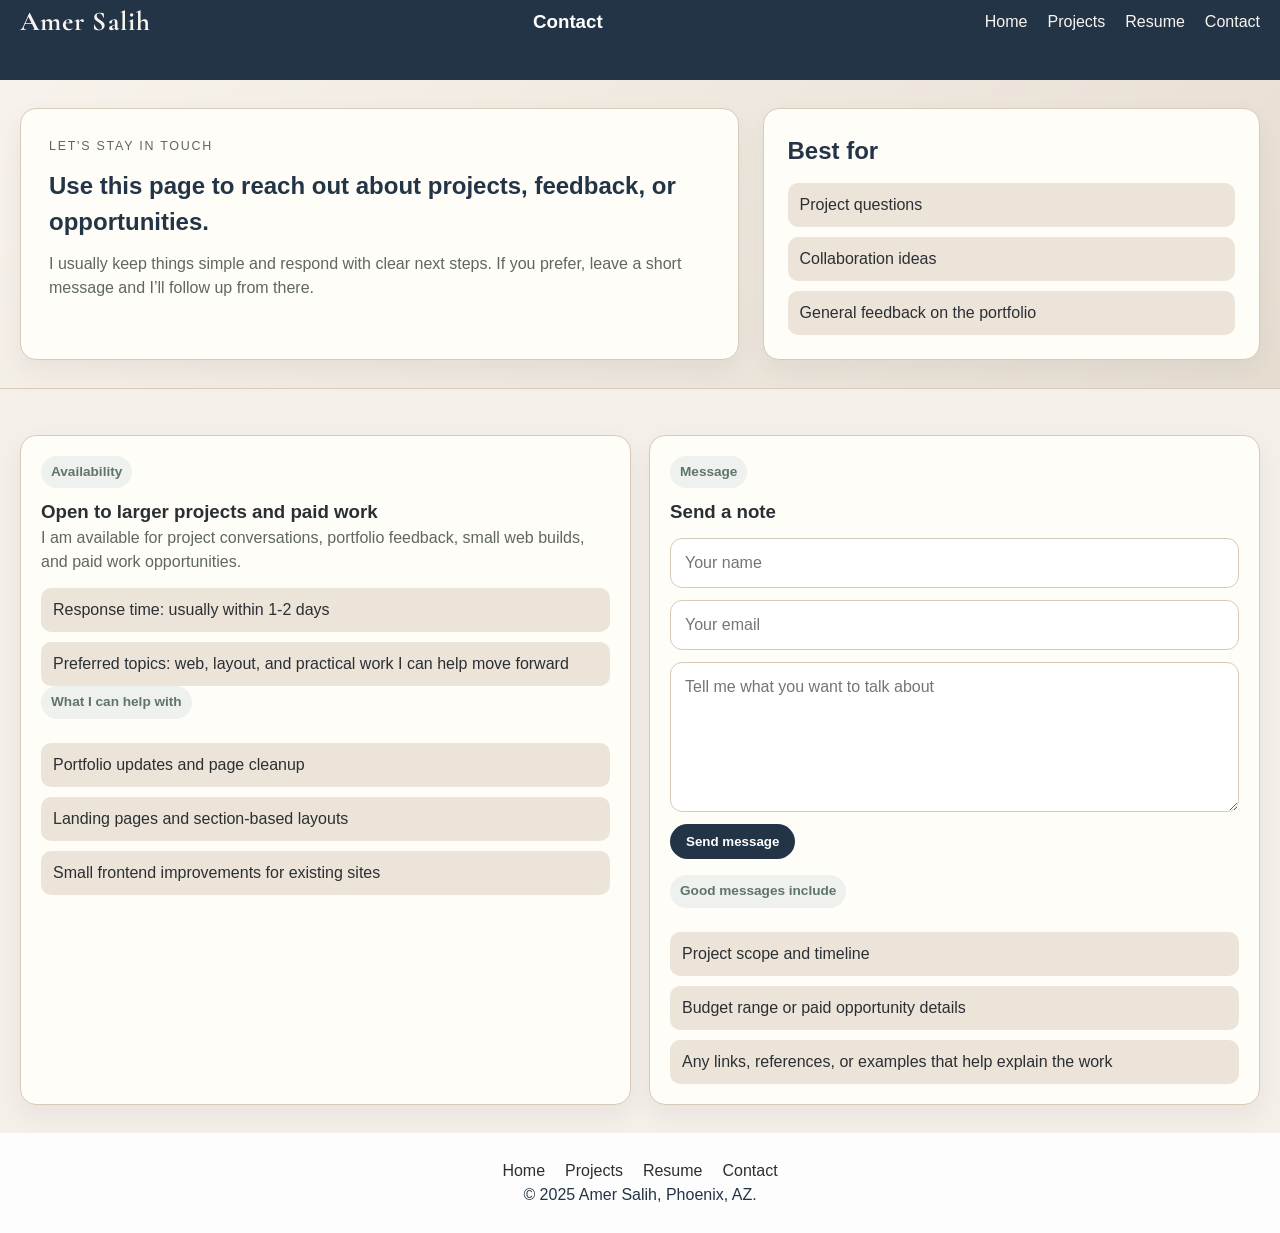
<file: contact.html>
<!DOCTYPE html>
<html lang="en">
<head>
    <meta charset="UTF-8">
    <meta name="viewport" content="width=device-width, initial-scale=1.0">
    <title>Contact</title>
    <link rel="stylesheet" href="Style-Sheets/style.css">
</head>
<body class="site">
    <header>
        <nav class="navbar">
            <div id="logo">
                <a class="brandLink" href="index.html" aria-label="Go to homepage">Amer Salih</a>
            </div>

            <section id="head">
                <h1>Contact</h1>
            </section>
            <ul class="headerLinks">
                <li><a href="index.html">Home</a></li>
                <li><a href="projects.html">Projects</a></li>
                <li><a href="resume.html">Resume</a></li>
                <li><a href="contact.html">Contact</a></li>
            </ul>
        </nav>
    </header>

    <main>
        <section class="hero">
            <div class="hero-copy">
                <p class="eyebrow">Let's stay in touch</p>
                <h1>Use this page to reach out about projects, feedback, or opportunities.</h1>
                <p>I usually keep things simple and respond with clear next steps. If you prefer, leave a short message and I’ll follow up from there.</p>
            </div>
            <div class="hero-panel">
                <h2 class="sectionTitle">Best for</h2>
                <ul class="detailList">
                    <li>Project questions</li>
                    <li>Collaboration ideas</li>
                    <li>General feedback on the portfolio</li>
                </ul>
            </div>
        </section>

        <section class="sectionBlock">
            <div class="contactGrid">
                <article class="contactCard">
                    <span class="cardTag">Availability</span>
                    <h3>Open to larger projects and paid work</h3>
                    <p>I am available for project conversations, portfolio feedback, small web builds, and paid work opportunities.</p>
                    <ul class="contactList">
                        <li>Response time: usually within 1-2 days</li>
                        <li>Preferred topics: web, layout, and practical work I can help move forward</li>
                    </ul>
                    <span class="cardTag">What I can help with</span>
                    <ul class="contactList">
                        <li>Portfolio updates and page cleanup</li>
                        <li>Landing pages and section-based layouts</li>
                        <li>Small frontend improvements for existing sites</li>
                    </ul>
                </article>

                <article class="formCard">
                    <span class="cardTag">Message</span>
                    <h3>Send a note</h3>
                    <form class="form" action="https://api.web3forms.com/submit" method="POST">
                        <input type="hidden" name="access_key" value="3ec01063-88a9-4401-b117-2b6676b555eb">
                        <input type="text" name="name" placeholder="Your name">
                        <input type="email" name="email" placeholder="Your email">
                        <textarea name="message" placeholder="Tell me what you want to talk about"></textarea>
                        <button type="submit">Send message</button>
                    </form>
                    <span class="cardTag" style="margin-top:16px;">Good messages include</span>
                    <ul class="contactList">
                        <li>Project scope and timeline</li>
                        <li>Budget range or paid opportunity details</li>
                        <li>Any links, references, or examples that help explain the work</li>
                    </ul>
                </article>
            </div>
        </section>
    </main>

    <footer>
        <div class="footer-container">
            <ul class="footerLinks">
                <li><a href="index.html">Home</a></li>
                <li><a href="projects.html">Projects</a></li>
                <li><a href="resume.html">Resume</a></li>
                <li><a href="contact.html">Contact</a></li>
            </ul>
        </div>
        <p>&copy; 2025 Amer Salih, Phoenix, AZ.</p>
    </footer>
</body>
</html>
</file>
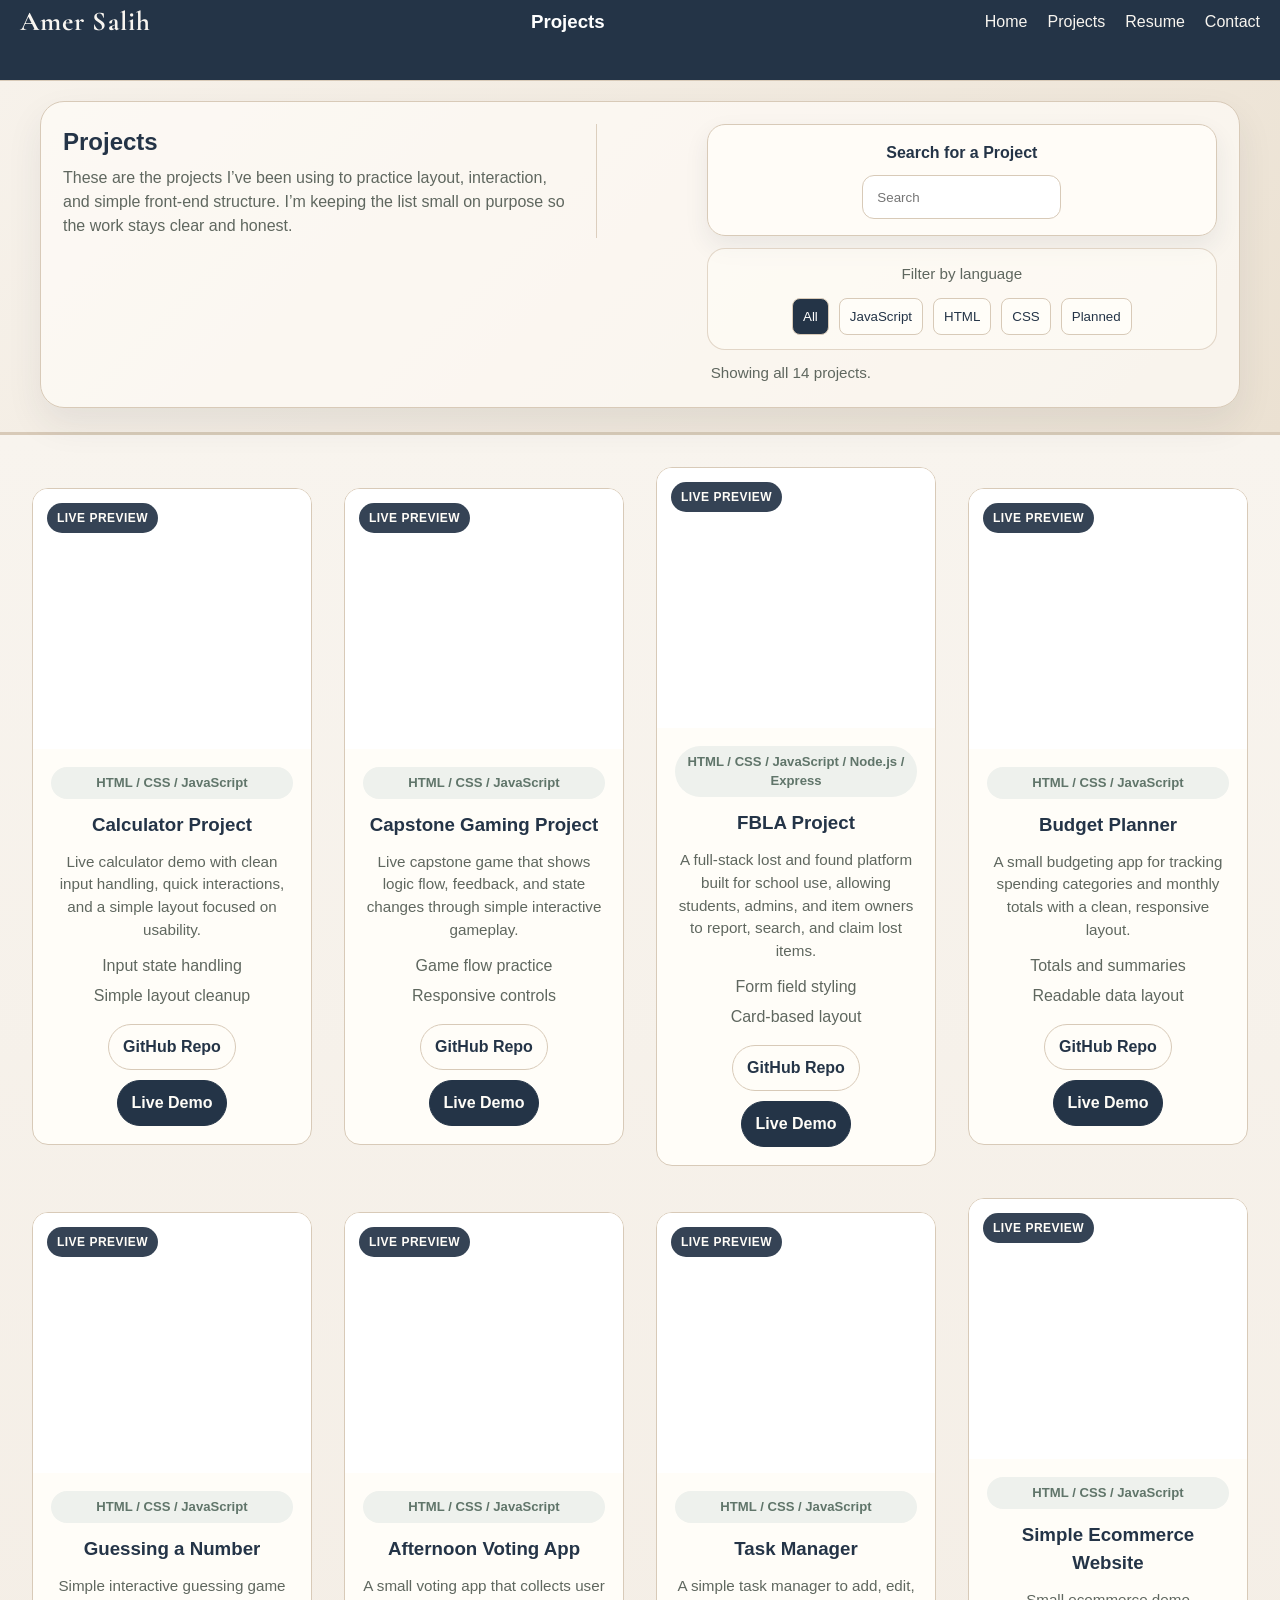
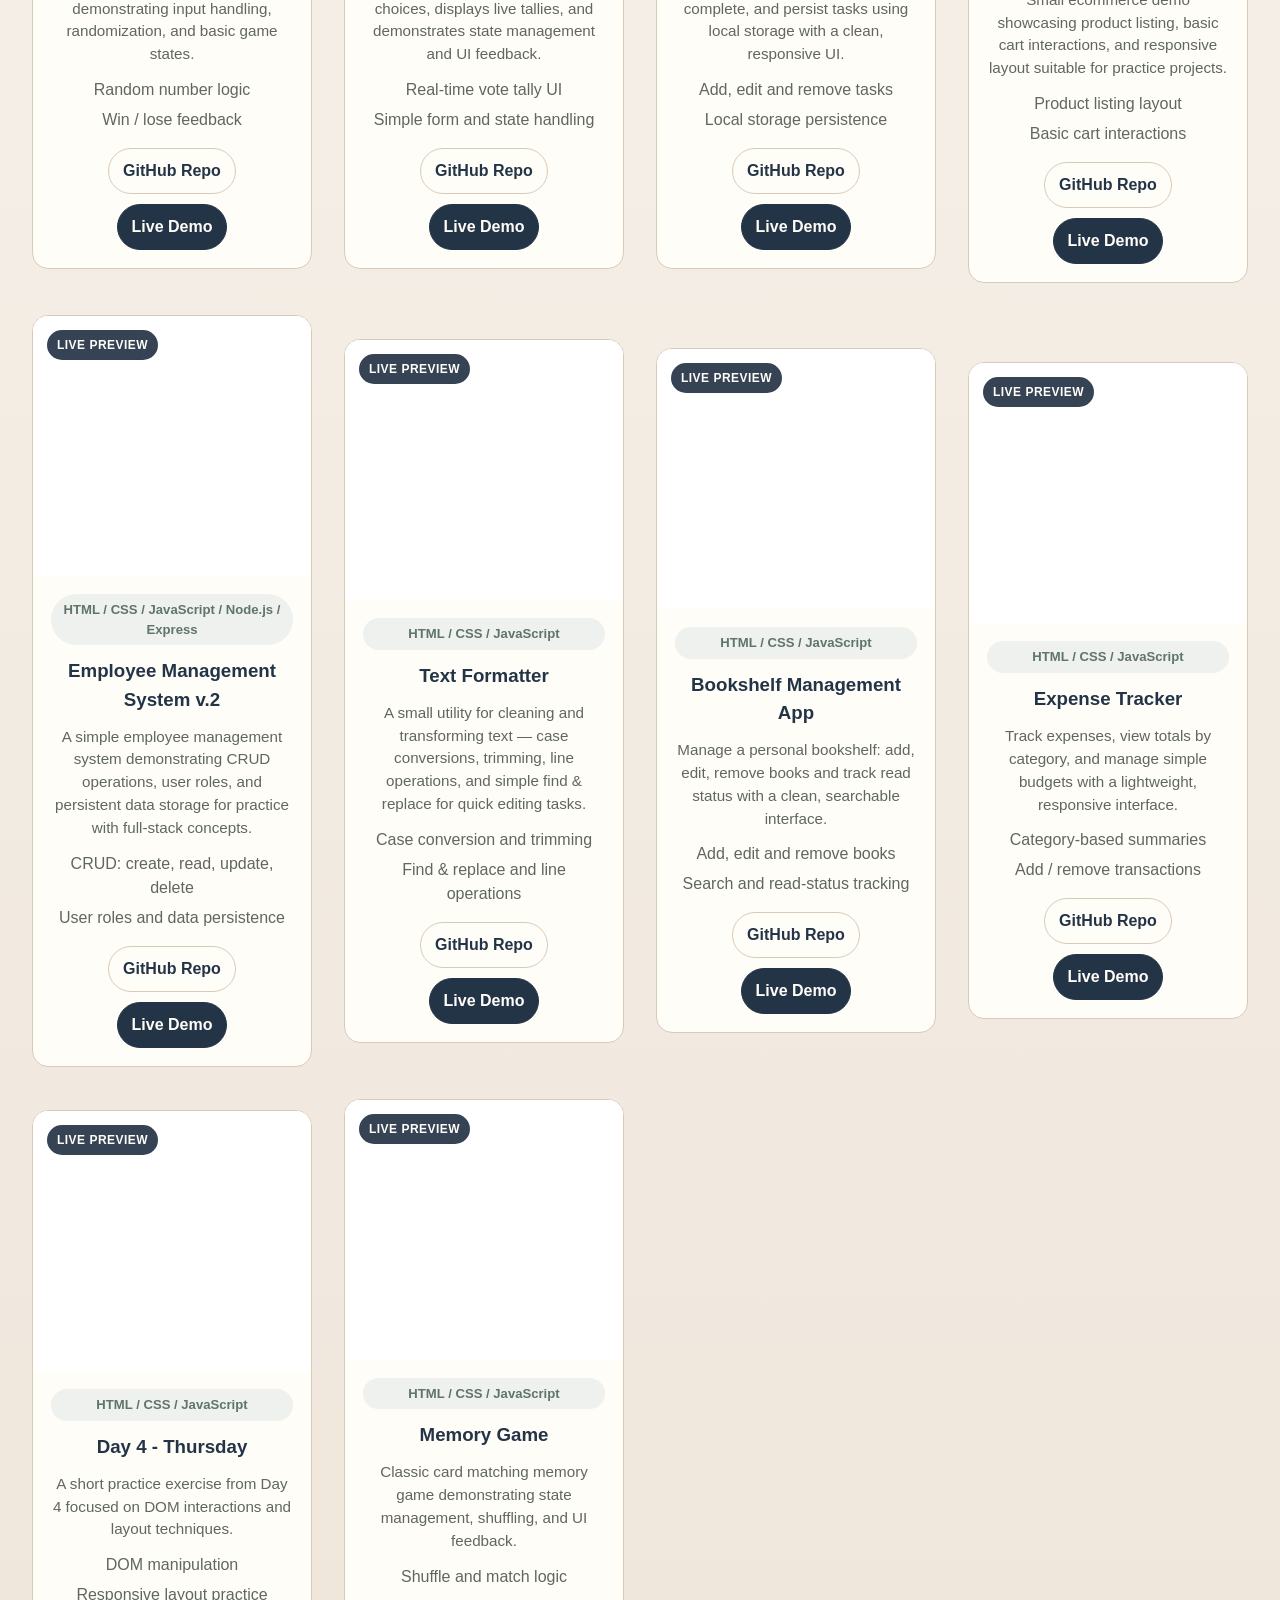
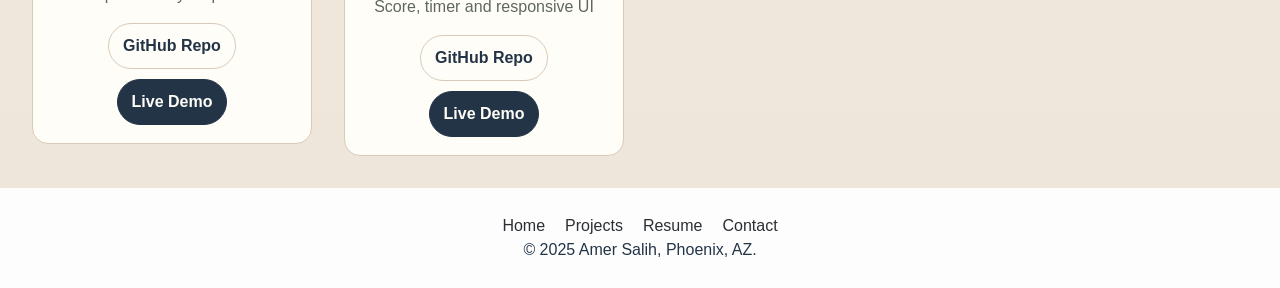
<file: projects.html>
<!DOCTYPE html>
<html lang="en">

<head>
    <meta charset="UTF-8">
    <meta name="viewport" content="width=device-width, initial-scale=1.0">
    <title>Projects</title>
    <link rel="stylesheet" href="Style-Sheets/style.css">
    <link rel="stylesheet" href="Style-Sheets/project.css">
</head>

<body class="site">
    <header>
        <nav class="navbar">
            <div id="logo">
                <a class="brandLink" href="index.html" aria-label="Go to homepage">Amer Salih</a>
            </div>

            <section id="head">
                <h1>Projects</h1>
            </section>
            <ul class="headerLinks">
                <li><a href="index.html">Home</a></li>
                <li><a href="projects.html">Projects</a></li>
                <li><a href="resume.html">Resume</a></li>
                <li><a href="contact.html">Contact</a></li>
            </ul>
        </nav>
    </header>
    <main>
        <section class="projectsContainer">
            <div class="searchContainer">
                <div class="projectsHeaderRow">
                    <div class="projectsHeaderCopy">
                        <h1 class="sectionTitle">Projects</h1>
                        <p>These are the projects I’ve been using to practice layout, interaction, and simple front-end structure. I’m keeping the list small on purpose so the work stays clear and honest.</p>
                    </div>
                    <div class="projectsControls">
                        <div class="searchBar">
                            <label for="searchBar">Search for a Project</label>
                            <input type="text" placeholder="Search" name="searchBar" id="searchBar">
                        </div>
                        <div class="filterButtons" aria-label="Project filters">
                            <p>Filter by language</p>
                            <button type="button" data-filter="all" class="is-active">All</button>
                            <button type="button" data-filter="javascript">JavaScript</button>
                            <button type="button" data-filter="html">HTML</button>
                            <button type="button" data-filter="css">CSS</button>
                            <button type="button" data-filter="planned">Planned</button>
                        </div>
                        <p class="projectsStatus" id="projectsStatus" aria-live="polite">Showing all 15 projects.</p>
                    </div>
                </div>
            </div>
            <hr>
            <div class="projectsContainer1">
                <article class="imageContainer projectCard">
                    <div class="projectPreview projectPreviewLive">
                        <span class="projectPreviewBadge">Live Preview</span>
                        <iframe src="https://asalih123-sys.github.io/Calculator-Projects/" title="Calculator Project live preview" loading="lazy"></iframe>
                    </div>
                    <div class="projectContent">
                        <span class="projectTag">HTML / CSS / JavaScript</span>
                        <h3>Calculator Project</h3>
                        <p class="projectMeta">Live calculator demo with clean input handling, quick interactions, and a simple layout focused on usability.</p>
                        <ul class="projectList">
                            <li>Input state handling</li>
                            <li>Simple layout cleanup</li>
                        </ul>
                        <div class="projectActions">
                            <a class="projectLink secondary" href="https://github.com/asalih123-sys/Calculator-Projects" target="_blank" rel="noreferrer">GitHub Repo</a>
                            <a class="projectLink primary" href="https://asalih123-sys.github.io/Calculator-Projects/" target="_blank" rel="noreferrer">Live Demo</a>
                        </div>
                    </div>
                </article>

                <article class="imageContainer projectCard">
                    <div class="projectPreview projectPreviewLive">
                        <span class="projectPreviewBadge">Live Preview</span>
                        <iframe src="https://asalih123-sys.github.io/Game-Project/" title="Game Project live preview" loading="lazy"></iframe>
                    </div>
                    <div class="projectContent">
                        <span class="projectTag">HTML / CSS / JavaScript</span>
                        <h3>Capstone Gaming Project</h3>
                        <p class="projectMeta">Live capstone game that shows logic flow, feedback, and state changes through simple interactive gameplay.</p>
                        <ul class="projectList">
                            <li>Game flow practice</li>
                            <li>Responsive controls</li>
                        </ul>
                        <div class="projectActions">
                            <a class="projectLink secondary" href="https://github.com/asalih123-sys/Game-Project" target="_blank" rel="noreferrer">GitHub Repo</a>
                            <a class="projectLink primary" href="https://asalih123-sys.github.io/Game-Project/" target="_blank" rel="noreferrer">Live Demo</a>
                        </div>
                    </div>
                </article>

                <article class="imageContainer projectCard">
                    <div class="projectPreview projectPreviewLive">
                        <span class="projectPreviewBadge">Live Preview</span>
                        <iframe src="https://fbla-project-2.onrender.com/index.html" title="FBLA Project live preview" loading="lazy"></iframe>
                    </div>
                    <div class="projectContent">
                        <span class="projectTag">HTML / CSS / JavaScript / Node.js / Express</span>
                        <h3>FBLA Project</h3>
                        <p class="projectMeta">A full-stack lost and found platform built for school use, allowing students, admins, and item owners to report, search, and claim lost items.</p>
                        <ul class="projectList">
                            <li>Form field styling</li>
                            <li>Card-based layout</li>
                        </ul>
                        <div class="projectActions">
                            <a class="projectLink secondary" href="https://github.com/asalih123-sys/FBLA-Project" target="_blank" rel="noreferrer">GitHub Repo</a>
                            <a class="projectLink primary" href="https://fbla-project-2.onrender.com/index.html" target="_blank" rel="noreferrer">Live Demo</a>
                        </div>
                    </div>
                </article>             

                <article class="imageContainer projectCard">
                    <div class="projectPreview projectPreviewLive">
                        <span class="projectPreviewBadge">Live Preview</span>
                        <iframe src="https://asalih123-sys.github.io/budgetnew/" title="Budget Planner live preview" loading="lazy"></iframe>
                    </div>
                    <div class="projectContent">
                        <span class="projectTag">HTML / CSS / JavaScript</span>
                        <h3>Budget Planner</h3>
                        <p class="projectMeta">A small budgeting app for tracking spending categories and monthly totals with a clean, responsive layout.</p>
                        <ul class="projectList">
                            <li>Totals and summaries</li>
                            <li>Readable data layout</li>
                        </ul>
                        <div class="projectActions">
                            <a class="projectLink secondary" href="https://github.com/asalih123-sys/budgetnew" target="_blank" rel="noreferrer">GitHub Repo</a>
                            <a class="projectLink primary" href="https://asalih123-sys.github.io/budgetnew/" target="_blank" rel="noreferrer">Live Demo</a>
                        </div>
                    </div>
                </article>

                <article class="imageContainer projectCard">
                    <div class="projectPreview projectPreviewLive">
                        <span class="projectPreviewBadge">Live Preview</span>
                        <iframe src="https://asalih123-sys.github.io/Guessing-a-Number/" title="Guessing a Number live preview" loading="lazy"></iframe>
                    </div>
                    <div class="projectContent">
                        <span class="projectTag">HTML / CSS / JavaScript</span>
                        <h3>Guessing a Number</h3>
                        <p class="projectMeta">Simple interactive guessing game demonstrating input handling, randomization, and basic game states.</p>
                        <ul class="projectList">
                            <li>Random number logic</li>
                            <li>Win / lose feedback</li>
                        </ul>
                        <div class="projectActions">
                            <a class="projectLink secondary" href="https://github.com/asalih123-sys/Guessing-a-Number" target="_blank" rel="noreferrer">GitHub Repo</a>
                            <a class="projectLink primary" href="https://asalih123-sys.github.io/Guessing-a-Number/" target="_blank" rel="noreferrer">Live Demo</a>
                        </div>
                    </div>
                </article>

                <article class="imageContainer projectCard">
                    <div class="projectPreview projectPreviewLive">
                        <span class="projectPreviewBadge">Live Preview</span>
                        <iframe src="https://asalih123-sys.github.io/Afternoon-Voting-App/" title="Afternoon Voting App live preview" loading="lazy"></iframe>
                    </div>
                    <div class="projectContent">
                        <span class="projectTag">HTML / CSS / JavaScript</span>
                        <h3>Afternoon Voting App</h3>
                        <p class="projectMeta">A small voting app that collects user choices, displays live tallies, and demonstrates state management and UI feedback.</p>
                        <ul class="projectList">
                            <li>Real-time vote tally UI</li>
                            <li>Simple form and state handling</li>
                        </ul>
                        <div class="projectActions">
                            <a class="projectLink secondary" href="https://github.com/asalih123-sys/Afternoon-Voting-App" target="_blank" rel="noreferrer">GitHub Repo</a>
                            <a class="projectLink primary" href="https://asalih123-sys.github.io/Afternoon-Voting-App/" target="_blank" rel="noreferrer">Live Demo</a>
                        </div>
                    </div>
                </article>

                <article class="imageContainer projectCard">
                    <div class="projectPreview projectPreviewLive">
                        <span class="projectPreviewBadge">Live Preview</span>
                        <iframe src="https://asalih123-sys.github.io/Task-Manager/" title="Task Manager live preview" loading="lazy"></iframe>
                    </div>
                    <div class="projectContent">
                        <span class="projectTag">HTML / CSS / JavaScript</span>
                        <h3>Task Manager</h3>
                        <p class="projectMeta">A simple task manager to add, edit, complete, and persist tasks using local storage with a clean, responsive UI.</p>
                        <ul class="projectList">
                            <li>Add, edit and remove tasks</li>
                            <li>Local storage persistence</li>
                        </ul>
                        <div class="projectActions">
                            <a class="projectLink secondary" href="https://github.com/asalih123-sys/Task-Manager" target="_blank" rel="noreferrer">GitHub Repo</a>
                            <a class="projectLink primary" href="https://asalih123-sys.github.io/Task-Manager/" target="_blank" rel="noreferrer">Live Demo</a>
                        </div>
                    </div>
                </article>

                <article class="imageContainer projectCard">
                    <div class="projectPreview projectPreviewLive">
                        <span class="projectPreviewBadge">Live Preview</span>
                        <iframe src="https://asalih123-sys.github.io/Simple-Ecommerce-Website/" title="Simple Ecommerce Website live preview" loading="lazy"></iframe>
                    </div>
                    <div class="projectContent">
                        <span class="projectTag">HTML / CSS / JavaScript</span>
                        <h3>Simple Ecommerce Website</h3>
                        <p class="projectMeta">Small ecommerce demo showcasing product listing, basic cart interactions, and responsive layout suitable for practice projects.</p>
                        <ul class="projectList">
                            <li>Product listing layout</li>
                            <li>Basic cart interactions</li>
                        </ul>
                        <div class="projectActions">
                            <a class="projectLink secondary" href="https://github.com/asalih123-sys/Simple-Ecommerce-Website" target="_blank" rel="noreferrer">GitHub Repo</a>
                            <a class="projectLink primary" href="https://asalih123-sys.github.io/Simple-Ecommerce-Website/" target="_blank" rel="noreferrer">Live Demo</a>
                        </div>
                    </div>
                </article>

                <article class="imageContainer projectCard">
                    <div class="projectPreview projectPreviewLive">
                        <span class="projectPreviewBadge">Live Preview</span>
                        <iframe src="https://asalih123-sys.github.io/Employee-Management-System-v.2/" title="Employee Management System v2 live preview" loading="lazy"></iframe>
                    </div>
                    <div class="projectContent">
                        <span class="projectTag">HTML / CSS / JavaScript / Node.js / Express</span>
                        <h3>Employee Management System v.2</h3>
                        <p class="projectMeta">A simple employee management system demonstrating CRUD operations, user roles, and persistent data storage for practice with full-stack concepts.</p>
                        <ul class="projectList">
                            <li>CRUD: create, read, update, delete</li>
                            <li>User roles and data persistence</li>
                        </ul>
                        <div class="projectActions">
                            <a class="projectLink secondary" href="https://github.com/asalih123-sys/Employee-Management-System-v.2" target="_blank" rel="noreferrer">GitHub Repo</a>
                            <a class="projectLink primary" href="https://asalih123-sys.github.io/Employee-Management-System-v.2/" target="_blank" rel="noreferrer">Live Demo</a>
                        </div>
                    </div>
                </article>

                <article class="imageContainer projectCard">
                    <div class="projectPreview projectPreviewLive">
                        <span class="projectPreviewBadge">Live Preview</span>
                        <iframe src="https://asalih123-sys.github.io/Text-Formatter/" title="Text Formatter live preview" loading="lazy"></iframe>
                    </div>
                    <div class="projectContent">
                        <span class="projectTag">HTML / CSS / JavaScript</span>
                        <h3>Text Formatter</h3>
                        <p class="projectMeta">A small utility for cleaning and transforming text — case conversions, trimming, line operations, and simple find & replace for quick editing tasks.</p>
                        <ul class="projectList">
                            <li>Case conversion and trimming</li>
                            <li>Find & replace and line operations</li>
                        </ul>
                        <div class="projectActions">
                            <a class="projectLink secondary" href="https://github.com/asalih123-sys/Text-Formatter" target="_blank" rel="noreferrer">GitHub Repo</a>
                            <a class="projectLink primary" href="https://asalih123-sys.github.io/Text-Formatter/" target="_blank" rel="noreferrer">Live Demo</a>
                        </div>
                    </div>
                </article>

                <article class="imageContainer projectCard">
                    <div class="projectPreview projectPreviewLive">
                        <span class="projectPreviewBadge">Live Preview</span>
                        <iframe src="https://asalih123-sys.github.io/Bookshelf-Management-App/" title="Bookshelf Management App live preview" loading="lazy"></iframe>
                    </div>
                    <div class="projectContent">
                        <span class="projectTag">HTML / CSS / JavaScript</span>
                        <h3>Bookshelf Management App</h3>
                        <p class="projectMeta">Manage a personal bookshelf: add, edit, remove books and track read status with a clean, searchable interface.</p>
                        <ul class="projectList">
                            <li>Add, edit and remove books</li>
                            <li>Search and read-status tracking</li>
                        </ul>
                        <div class="projectActions">
                            <a class="projectLink secondary" href="https://github.com/asalih123-sys/Bookshelf-Management-App" target="_blank" rel="noreferrer">GitHub Repo</a>
                            <a class="projectLink primary" href="https://asalih123-sys.github.io/Bookshelf-Management-App/" target="_blank" rel="noreferrer">Live Demo</a>
                        </div>
                    </div>
                </article>

                <article class="imageContainer projectCard">
                    <div class="projectPreview projectPreviewLive">
                        <span class="projectPreviewBadge">Live Preview</span>
                        <iframe src="https://asalih123-sys.github.io/Expense-Tracker/" title="Expense Tracker live preview" loading="lazy"></iframe>
                    </div>
                    <div class="projectContent">
                        <span class="projectTag">HTML / CSS / JavaScript</span>
                        <h3>Expense Tracker</h3>
                        <p class="projectMeta">Track expenses, view totals by category, and manage simple budgets with a lightweight, responsive interface.</p>
                        <ul class="projectList">
                            <li>Category-based summaries</li>
                            <li>Add / remove transactions</li>
                        </ul>
                        <div class="projectActions">
                            <a class="projectLink secondary" href="https://github.com/asalih123-sys/Expense-Tracker" target="_blank" rel="noreferrer">GitHub Repo</a>
                            <a class="projectLink primary" href="https://asalih123-sys.github.io/Expense-Tracker/" target="_blank" rel="noreferrer">Live Demo</a>
                        </div>
                    </div>
                </article>

                <article class="imageContainer projectCard">
                    <div class="projectPreview projectPreviewLive">
                        <span class="projectPreviewBadge">Live Preview</span>
                        <iframe src="https://asalih123-sys.github.io/Day-4-Thursday/" title="Day 4 - Thursday live preview" loading="lazy"></iframe>
                    </div>
                    <div class="projectContent">
                        <span class="projectTag">HTML / CSS / JavaScript</span>
                        <h3>Day 4 - Thursday</h3>
                        <p class="projectMeta">A short practice exercise from Day 4 focused on DOM interactions and layout techniques.</p>
                        <ul class="projectList">
                            <li>DOM manipulation</li>
                            <li>Responsive layout practice</li>
                        </ul>
                        <div class="projectActions">
                            <a class="projectLink secondary" href="https://github.com/asalih123-sys/Day-4-Thursday" target="_blank" rel="noreferrer">GitHub Repo</a>
                            <a class="projectLink primary" href="https://asalih123-sys.github.io/Day-4-Thursday/" target="_blank" rel="noreferrer">Live Demo</a>
                        </div>
                    </div>
                </article>

                <article class="imageContainer projectCard">
                    <div class="projectPreview projectPreviewLive">
                        <span class="projectPreviewBadge">Live Preview</span>
                        <iframe src="https://asalih123-sys.github.io/memory-game/" title="Memory Game live preview" loading="lazy"></iframe>
                    </div>
                    <div class="projectContent">
                        <span class="projectTag">HTML / CSS / JavaScript</span>
                        <h3>Memory Game</h3>
                        <p class="projectMeta">Classic card matching memory game demonstrating state management, shuffling, and UI feedback.</p>
                        <ul class="projectList">
                            <li>Shuffle and match logic</li>
                            <li>Score, timer and responsive UI</li>
                        </ul>
                        <div class="projectActions">
                            <a class="projectLink secondary" href="https://github.com/asalih123-sys/memory-game" target="_blank" rel="noreferrer">GitHub Repo</a>
                            <a class="projectLink primary" href="https://asalih123-sys.github.io/memory-game/" target="_blank" rel="noreferrer">Live Demo</a>
                        </div>
                    </div>
                </article>
            </div>
        </section>

        <script>
            (() => {
                const searchInput = document.getElementById('searchBar');
                const filterButtons = Array.from(document.querySelectorAll('.filterButtons button[data-filter]'));
                const cards = Array.from(document.querySelectorAll('.projectCard'));
                const status = document.getElementById('projectsStatus');
                const totalCount = cards.length;
                let activeFilter = 'all';

                const normalize = (value) => value.toLowerCase().trim();

                const updateStatus = (visibleCount) => {
                    const searchValue = searchInput.value.trim();
                    if (!searchValue && activeFilter === 'all') {
                        status.textContent = `Showing all ${totalCount} projects.`;
                        return;
                    }

                    const filterLabel = activeFilter === 'all' ? 'all projects' : activeFilter;
                    const searchPart = searchValue ? ` matching "${searchValue}"` : '';
                    status.textContent = `Showing ${visibleCount} of ${totalCount} projects${searchPart} in ${filterLabel}.`;
                };

                const applyFilters = () => {
                    const searchValue = normalize(searchInput.value);
                    let visibleCount = 0;

                    cards.forEach((card) => {
                        const searchableText = normalize(card.textContent);
                        const matchesSearch = !searchValue || searchableText.includes(searchValue);
                        const matchesFilter = activeFilter === 'all' || searchableText.includes(activeFilter);
                        const isVisible = matchesSearch && matchesFilter;

                        card.classList.toggle('is-hidden', !isVisible);
                        if (isVisible) {
                            visibleCount += 1;
                        }
                    });

                    updateStatus(visibleCount);
                };

                filterButtons.forEach((button) => {
                    button.addEventListener('click', () => {
                        activeFilter = button.dataset.filter;
                        filterButtons.forEach((otherButton) => otherButton.classList.toggle('is-active', otherButton === button));
                        applyFilters();
                    });
                });

                searchInput.addEventListener('input', applyFilters);
                applyFilters();
            })();
        </script>
    </main>

    <footer>
        <div class="footer-container">
            <ul class="footerLinks">
                <li><a href="index.html">Home</a></li>
                <li><a href="projects.html">Projects</a></li>
                <li><a href="resume.html">Resume</a></li>
                <li><a href="contact.html">Contact</a></li>
            </ul>
        </div>
        <p>&copy; 2025 Amer Salih, Phoenix, AZ.</p>
    </footer>
</body>

</html>
</file>
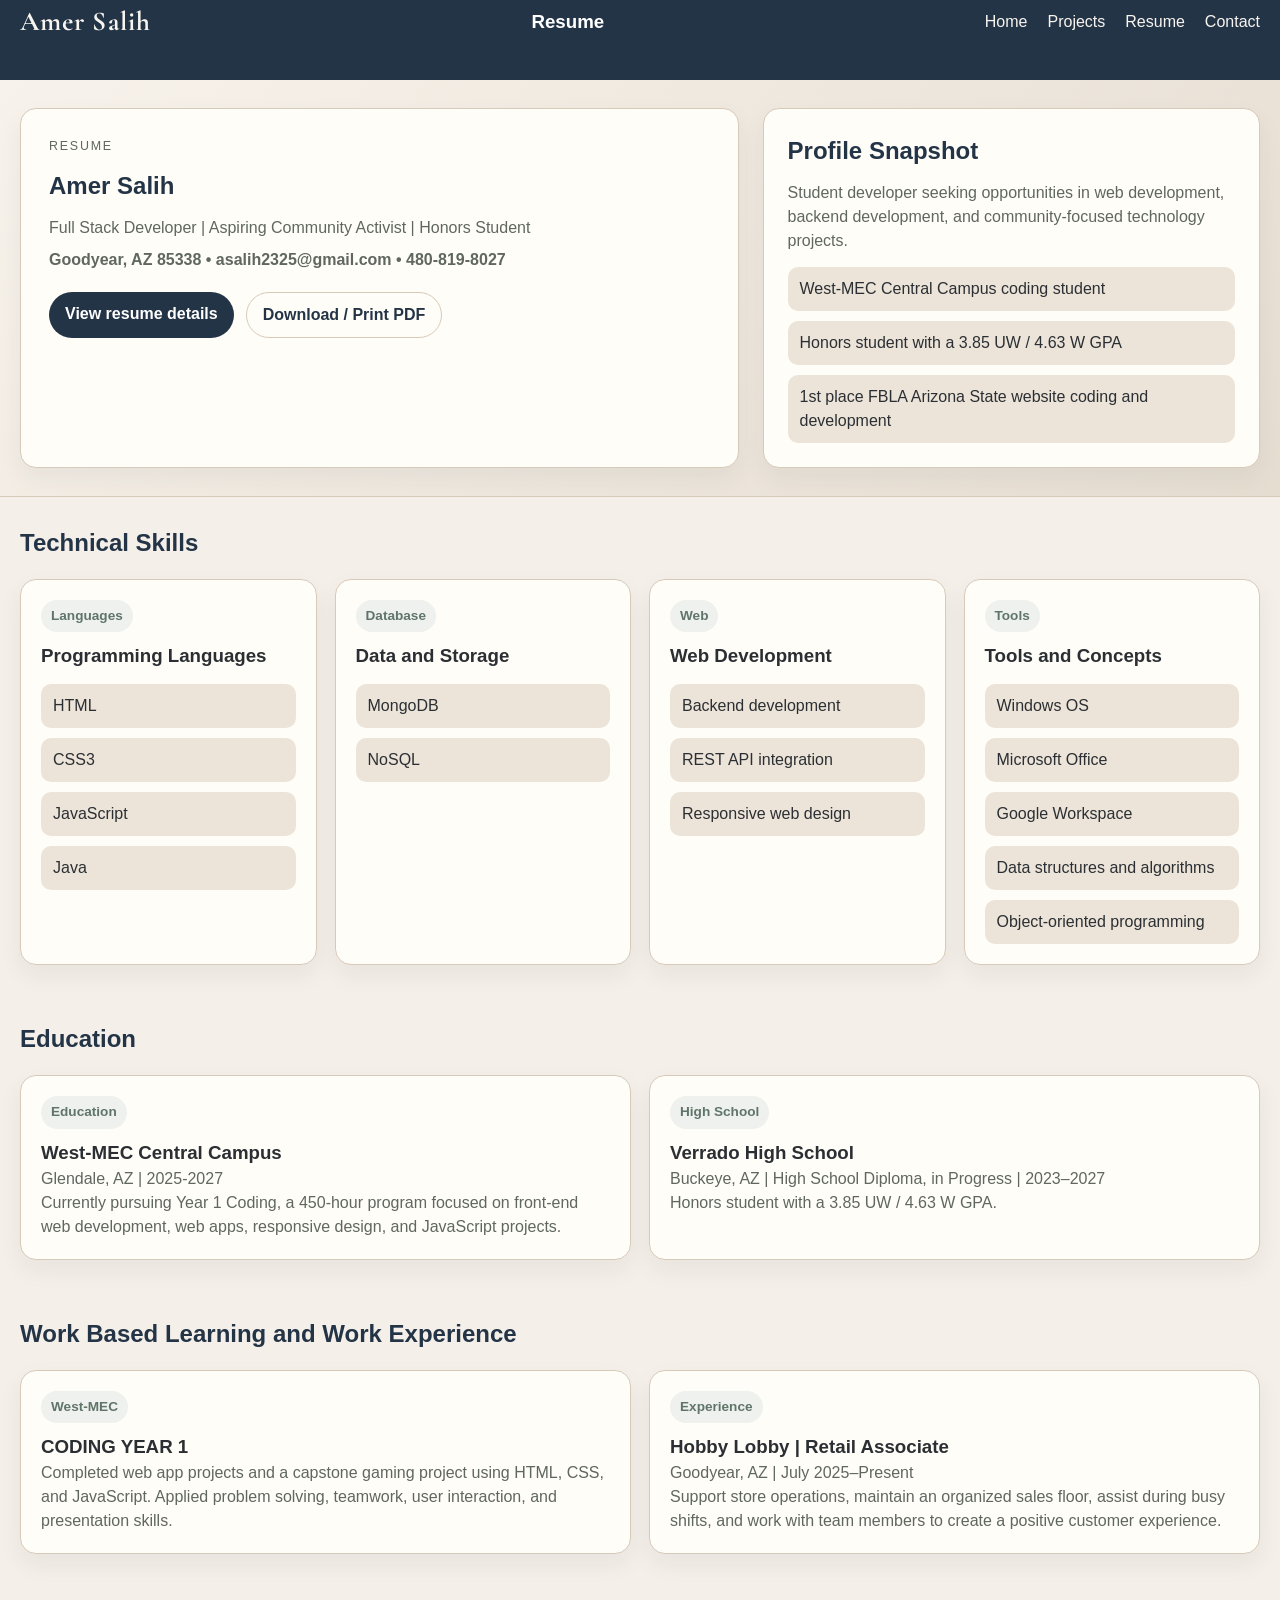
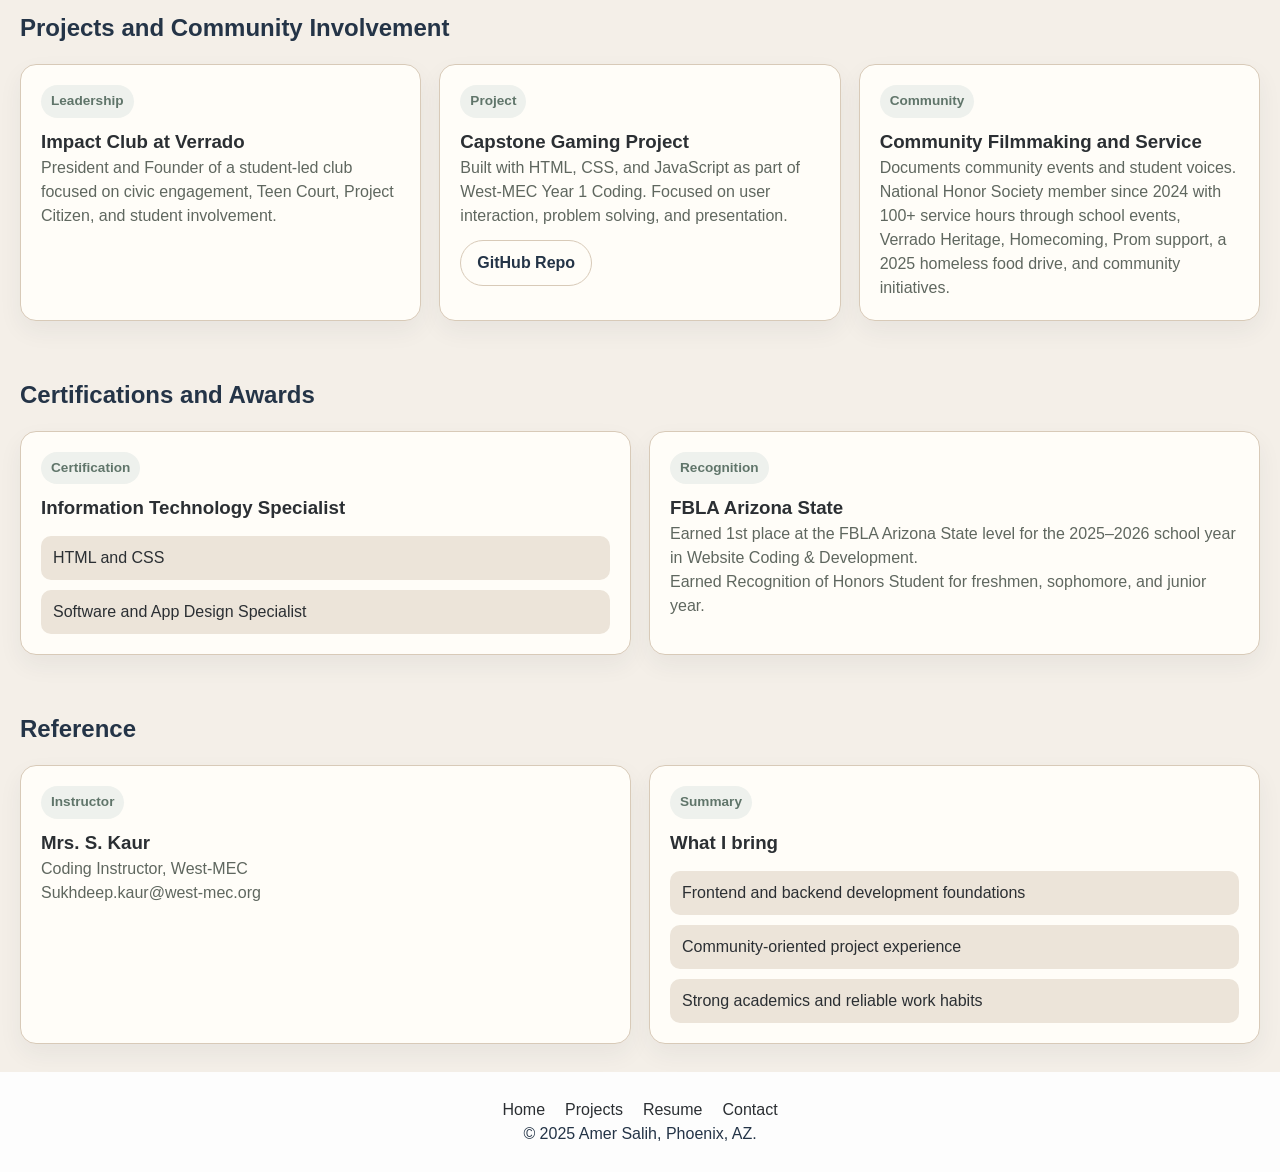
<file: resume.html>
<!DOCTYPE html>
<html lang="en">
<head>
    <meta charset="UTF-8">
    <meta name="viewport" content="width=device-width, initial-scale=1.0">
    <title>Amer Salih | Resume</title>
    <link rel="stylesheet" href="Style-Sheets/style.css">
</head>
<body class="site">
    <header>
        <nav class="navbar">
            <div id="logo">
                <a class="brandLink" href="index.html" aria-label="Go to homepage">Amer Salih</a>
            </div>

            <section id="head">
                <h1>Resume</h1>
            </section>
            <ul class="headerLinks">
                <li><a href="index.html">Home</a></li>
                <li><a href="projects.html">Projects</a></li>
                <li><a href="resume.html">Resume</a></li>
                <li><a href="contact.html">Contact</a></li>
            </ul>
        </nav>
    </header>

    <main>
        <section class="hero">
            <div class="hero-copy">
                <p class="eyebrow">Resume</p>
                <h1>Amer Salih</h1>
                <p>Full Stack Developer | Aspiring Community Activist | Honors Student</p>
                <p class="resumeContactLine">Goodyear, AZ 85338 • asalih2325@gmail.com • 480-819-8027</p>
                <div class="heroActions">
                    <a class="buttonLink" href="#resume-sections">View resume details</a>
                    <a class="buttonLink secondary" href="#" onclick="window.print(); return false;">Download / Print PDF</a>
                </div>
            </div>
            <div class="hero-panel">
                <h2 class="sectionTitle">Profile Snapshot</h2>
                <p class="sectionLead">Student developer seeking opportunities in web development, backend development, and community-focused technology projects.</p>
                <ul class="detailList">
                    <li>West-MEC Central Campus coding student</li>
                    <li>Honors student with a 3.85 UW / 4.63 W GPA</li>
                    <li>1st place FBLA Arizona State website coding and development</li>
                </ul>
            </div>
        </section>

        <section class="sectionBlock" id="resume-sections">
            <h2 class="sectionTitle">Technical Skills</h2>
            <div class="resumeGrid">
                <article class="resumeCard">
                    <span class="cardTag">Languages</span>
                    <h3>Programming Languages</h3>
                    <ul class="resumeList">
                        <li>HTML</li>
                        <li>CSS3</li>
                        <li>JavaScript</li>
                        <li>Java</li>
                    </ul>
                </article>
                <article class="resumeCard">
                    <span class="cardTag">Database</span>
                    <h3>Data and Storage</h3>
                    <ul class="resumeList">
                        <li>MongoDB</li>
                        <li>NoSQL</li>
                    </ul>
                </article>
                <article class="resumeCard">
                    <span class="cardTag">Web</span>
                    <h3>Web Development</h3>
                    <ul class="resumeList">
                        <li>Backend development</li>
                        <li>REST API integration</li>
                        <li>Responsive web design</li>
                    </ul>
                </article>
                <article class="resumeCard">
                    <span class="cardTag">Tools</span>
                    <h3>Tools and Concepts</h3>
                    <ul class="resumeList">
                        <li>Windows OS</li>
                        <li>Microsoft Office</li>
                        <li>Google Workspace</li>
                        <li>Data structures and algorithms</li>
                        <li>Object-oriented programming</li>
                    </ul>
                </article>
            </div>
        </section>

        <section class="sectionBlock">
            <h2 class="sectionTitle">Education</h2>
            <div class="resumeGrid">
                <article class="resumeCard">
                    <span class="cardTag">Education</span>
                    <h3>West-MEC Central Campus</h3>
                    <p>Glendale, AZ | 2025-2027</p>
                    <p>Currently pursuing Year 1 Coding, a 450-hour program focused on front-end web development, web apps, responsive design, and JavaScript projects.</p>
                </article>
                <article class="resumeCard">
                    <span class="cardTag">High School</span>
                    <h3>Verrado High School</h3>
                    <p>Buckeye, AZ | High School Diploma, in Progress | 2023–2027</p>
                    <p>Honors student with a 3.85 UW / 4.63 W GPA.</p>
                </article>
            </div>
        </section>

        <section class="sectionBlock">
            <h2 class="sectionTitle">Work Based Learning and Work Experience</h2>
            <div class="resumeGrid">
                <article class="resumeCard">
                    <span class="cardTag">West-MEC</span>
                    <h3>CODING YEAR 1</h3>
                    <p>Completed web app projects and a capstone gaming project using HTML, CSS, and JavaScript. Applied problem solving, teamwork, user interaction, and presentation skills.</p>
                </article>
                <article class="resumeCard">
                    <span class="cardTag">Experience</span>
                    <h3>Hobby Lobby | Retail Associate</h3>
                    <p>Goodyear, AZ | July 2025–Present</p>
                    <p>Support store operations, maintain an organized sales floor, assist during busy shifts, and work with team members to create a positive customer experience.</p>
                </article>
            </div>
        </section>

        <section class="sectionBlock">
            <h2 class="sectionTitle">Projects and Community Involvement</h2>
            <div class="resumeGrid">
                <article class="resumeCard">
                    <span class="cardTag">Leadership</span>
                    <h3>Impact Club at Verrado</h3>
                    <p>President and Founder of a student-led club focused on civic engagement, Teen Court, Project Citizen, and student involvement.</p>
                </article>
                <article class="resumeCard">
                    <span class="cardTag">Project</span>
                    <h3>Capstone Gaming Project</h3>
                    <p>Built with HTML, CSS, and JavaScript as part of West-MEC Year 1 Coding. Focused on user interaction, problem solving, and presentation.</p>
                    <div style="margin-top:12px;">
                        <a class="buttonLink secondary" href="https://github.com/asalih123-sys/Game-Project" target="_blank" rel="noreferrer">GitHub Repo</a>
                    </div>
                </article>
                <article class="resumeCard">
                    <span class="cardTag">Community</span>
                    <h3>Community Filmmaking and Service</h3>
                    <p>Documents community events and student voices. National Honor Society member since 2024 with 100+ service hours through school events, Verrado Heritage, Homecoming, Prom support, a 2025 homeless food drive, and community initiatives.</p>
                </article>
            </div>
        </section>

        <section class="sectionBlock">
            <h2 class="sectionTitle">Certifications and Awards</h2>
            <div class="resumeGrid">
                <article class="resumeCard">
                    <span class="cardTag">Certification</span>
                    <h3>Information Technology Specialist</h3>
                    <ul class="resumeList">
                        <li>HTML and CSS</li>
                        <li>Software and App Design Specialist</li>
                    </ul>
                </article>
                <article class="resumeCard">
                    <span class="cardTag">Recognition</span>
                    <h3>FBLA Arizona State</h3>
                    <p>Earned 1st place at the FBLA Arizona State level for the 2025–2026 school year in Website Coding & Development.</p>
                    <p>Earned Recognition of Honors Student for freshmen, sophomore, and junior year.</p>
                </article>
            </div>
        </section>

        <section class="sectionBlock">
            <h2 class="sectionTitle">Reference</h2>
            <div class="resumeGrid">
                <article class="resumeCard">
                    <span class="cardTag">Instructor</span>
                    <h3>Mrs. S. Kaur</h3>
                    <p>Coding Instructor, West-MEC</p>
                    <p>Sukhdeep.kaur@west-mec.org</p>
                </article>
                <article class="resumeCard">
                    <span class="cardTag">Summary</span>
                    <h3>What I bring</h3>
                    <ul class="resumeList">
                        <li>Frontend and backend development foundations</li>
                        <li>Community-oriented project experience</li>
                        <li>Strong academics and reliable work habits</li>
                    </ul>
                </article>
            </div>
        </section>
    </main>

    <footer>
        <div class="footer-container">
            <ul class="footerLinks">
                <li><a href="index.html">Home</a></li>
                <li><a href="projects.html">Projects</a></li>
                <li><a href="resume.html">Resume</a></li>
                <li><a href="contact.html">Contact</a></li>
            </ul>
        </div>
        <p>&copy; 2025 Amer Salih, Phoenix, AZ.</p>
    </footer>
</body>
</html>
</file>
<file: Style-Sheets/style.css>
@import url('https://fonts.googleapis.com/css2?family=Cormorant+Garamond:wght@600;700&display=swap');

* {
    margin: 0;
    padding: 0;
    box-sizing: border-box;
}

html {
    scroll-behavior: smooth;
}

body {
    font-family: Arial, Helvetica, sans-serif;
    line-height: 1.5;
    color: #2b2f33;
    background: #f4efe8;
}

header {
    width: 100%;
    height: 80px;
    background: #243447;
    color: white;
}

.site {
    background-color: #f4efe8;
    min-height: 100vh;
    display: flex;
    flex-direction: column;
}

main {
    flex: 1;
}

#logo {
    font-size: 20px;
    font-weight: 600;
    display: flex;
    flex-direction: row;
    align-items: center;
    text-align: center;
    gap: 0;
}

.brandLink {
    display: inline-flex;
    align-items: center;
    font-family: 'Cormorant Garamond', Georgia, serif;
    font-size: 1.7rem;
    line-height: 1;
    font-weight: 700;
    letter-spacing: 0.04em;
    color: #f8f5f0 !important;
    text-decoration: none;
    transition: color 0.2s ease;
}

.brandLink:hover {
    color: #d9b08c !important;
}

.navbar {
    display: flex;
    justify-content: space-between;
    padding: 8px 20px;
    align-items: center;
    color: #f8f5f0;
}

.headerLinks {
    display: flex;
    list-style-type: none;
    gap: 20px;
    justify-content: space-between;
    font-weight: 500;
}

ul li a {
    text-decoration: none;
}

.footerLinks {
    display: flex;
    list-style-type: none;
    gap: 20px;
    justify-content: space-between;
}

a:link {
    color: #2b2f33;
}

a:visited {
    color: #2b2f33;
}

a:active {
    color: #b56b4c;
}

a:hover {
    color: #b56b4c;
}

.navbar a,
footer a {
    color: #f8f5f0;
}

.navbar a:hover,
footer a:hover {
    color: #d9b08c;
}

footer {
    display: flex;
    height: 100px;
    text-align: center;
    background-color: #fdfdfd;
    color: #243447;
    align-items: center;
    justify-content: center;
    width: 100%;
    flex-direction: column;
    margin-top: auto;
}

footer p,
footer li,
footer a {
    color: #243447;
}

footer a:hover {
    color: #b56b4c;
}

.footer-container {
    display: flex;
    justify-content: center;
    align-items: center;
    gap: 25px;
    text-align: center;
    align-self: center;
}

.box {
    background-color: #fffdf8;
    width: 100%;
    padding: 24px;
    display: grid;
    grid-template-columns: repeat(2, minmax(0, 1fr));
    gap: 24px;
    align-items: center;
}

.aboutImage img {
    width: 100%;
    max-width: 100%;
    height: auto;
    border-radius: 16px;
    border: 2px solid #d8cab8;
    display: block;
}

.firstBox {
    width: 100%;
    min-height: 100%;
    border-right: 5px solid #b56b4c;
    min-height: 100%;
    font-size: 20px;
    font-weight: 500;
    background-color: #ece4d9;
    border-radius: 10px;
    padding: 15px;
    color: #5f675f;
}

#logo {
    position: relative;
    left: 0px;
    top: 0px;
}


#aboutme {
    padding: 20px;
    background: linear-gradient(135deg, #dfe8e2, #efe6da);

}

#head {
    text-align: center;
    color: white
}

hr {
    border: 1px solid #d8cab8;
}

.hero {
    display: grid;
    grid-template-columns: 1.3fr 0.9fr;
    gap: 24px;
    padding: 28px 20px;
    background: linear-gradient(135deg, #f7f2eb, #e6ddd1);
    border-bottom: 1px solid #d8cab8;
}

.hero-copy,
.hero-panel,
.infoCard,
.resumeCard,
.contactCard,
.formCard {
    background: #fffdf8;
    border: 1px solid #d8cab8;
    border-radius: 16px;
    box-shadow: 0 10px 24px rgba(36, 52, 71, 0.06);
}

.hero-copy {
    padding: 28px;
}

.eyebrow {
    text-transform: uppercase;
    letter-spacing: 0.14em;
    font-size: 0.78rem;
    color: #60756a;
    margin-bottom: 12px;
}

.hero h1,
.sectionTitle {
    margin-bottom: 12px;
    color: #243447;
}

.hero p,
.sectionLead,
.resumeCard p,
.contactCard p,
.infoCard p {
    color: #5f675f;
}

.heroActions {
    display: flex;
    flex-wrap: wrap;
    gap: 12px;
    margin-top: 20px;
}

.resumeContactLine {
    font-weight: 700;
    color: #243447;
    margin-top: 8px;
}

.buttonLink {
    display: inline-block;
    padding: 10px 16px;
    border-radius: 999px;
    background: #243447;
    color: #fff !important;
    text-decoration: none;
    font-weight: 600;
}

.buttonLink.secondary {
    background: transparent;
    color: #243447 !important;
    border: 1px solid #d8cab8;
}

.buttonLink.secondary:hover {
    background: #f4efe8;
}

.hero-panel {
    padding: 24px;
}

.statList,
.detailList,
.resumeList,
.contactList {
    list-style: none;
    display: grid;
    gap: 10px;
    margin-top: 14px;
}

.statList li,
.detailList li,
.resumeList li,
.contactList li {
    padding: 10px 12px;
    background: #ece4d9;
    border-radius: 10px;
}

.sectionBlock {
    padding: 28px 20px;
}

@media print {
    header,
    footer,
    .heroActions {
        display: none !important;
    }

    body {
        background: #fff;
        color: #000;
    }

    .hero,
    .hero-copy,
    .hero-panel,
    .infoCard,
    .resumeCard,
    .contactCard,
    .formCard,
    .box,
    .firstBox,
    .aboutImage img {
        box-shadow: none !important;
        background: #fff !important;
    }

    .hero,
    .sectionBlock,
    #aboutme,
    .box {
        padding: 0 !important;
        border: 0 !important;
    }
}

.infoGrid,
.resumeGrid,
.contactGrid {
    display: grid;
    grid-template-columns: repeat(auto-fit, minmax(220px, 1fr));
    gap: 18px;
    margin-top: 18px;
}

.infoCard,
.resumeCard,
.contactCard,
.formCard {
    padding: 20px;
}

.cardTag {
    display: inline-block;
    margin-bottom: 10px;
    padding: 6px 10px;
    border-radius: 999px;
    background: #eef1ed;
    color: #60756a;
    font-size: 0.85rem;
    font-weight: 700;
}

.contactForm,
.form {
    display: grid;
    gap: 12px;
    margin-top: 12px;
}

.contactForm input,
.contactForm textarea,
.form input,
.form textarea {
    width: 100%;
    border: 1px solid #d8cab8;
    border-radius: 12px;
    padding: 12px 14px;
    font: inherit;
    background: #fff;
    color: #2b2f33;
}

.contactForm textarea,
.form textarea {
    min-height: 150px;
    resize: vertical;
}

.contactForm button,
.form button {
    width: fit-content;
    background: #243447;
    color: #fff;
    padding: 10px 16px;
    border: 0;
    border-radius: 999px;
    font-weight: 700;
}

@media (max-width: 900px) {
    .navbar {
        flex-direction: column;
        gap: 12px;
        height: auto;
    }

    header {
        height: auto;
        padding: 12px 0;
    }

    .box {
        grid-template-columns: 1fr;
    }

    .firstBox {
        border-right: 0;
        border-bottom: 5px solid orange;
    }

    .aboutImage {
        width: 100%;
    }

    .hero {
        grid-template-columns: 1fr;
    }
}

@media (max-width: 600px) {
    header {
        padding: 10px 0;
    }

    .navbar {
        padding: 10px 14px;
    }

    #logo {
        flex-direction: column;
        gap: 8px;
    }

    #logo img {
        width: 44px;
        height: 44px;
    }

    #head h1 {
        font-size: 1.35rem;
        line-height: 1.2;
    }

    .headerLinks,
    .footerLinks {
        flex-wrap: wrap;
        justify-content: center;
        gap: 12px;
    }

    .hero,
    .sectionBlock,
    #aboutme,
    .box,
    .projectsIntro,
    .searchContainer,
    .projectsContainer1 {
        padding-left: 14px;
        padding-right: 14px;
    }

    .hero-copy,
    .hero-panel,
    .infoCard,
    .resumeCard,
    .contactCard,
    .formCard,
    .firstBox,
    .certificationBox {
        padding: 16px;
    }

    .heroActions {
        flex-direction: column;
        align-items: stretch;
    }

    .buttonLink {
        text-align: center;
    }

    .box {
        grid-template-columns: 1fr;
        gap: 16px;
    }

    .firstBox {
        border-right: 0;
        border-bottom: 4px solid #b56b4c;
        font-size: 1rem;
    }

    .aboutImage img {
        max-width: 100%;
    }

    .contactForm button {
        width: 100%;
    }
}
</file>
<file: Style-Sheets/project.css>
* {
    margin: 0;
    padding: 0;
    box-sizing: border-box;
}

html {
    scroll-behavior: smooth;
}

body {
    font-family: Arial, Helvetica, sans-serif;
    line-height: 1.5;
    color: #2b2f33;
    background: #f4efe8;
}

header {
    width: 100%;
    height: 80px;
    background: #243447;
    color: white;
}

.site {
    background-color: #f4efe8;
    min-height: 100vh;
    display: flex;
    flex-direction: column;
}

main {
    flex: 1;
}

#logo {
    font-size: 20px;
    font-weight: 600;
    display: flex;
    flex-direction: row;
    align-items: center;
    text-align: center;
    gap: 0;
}

.brandLink {
    display: inline-flex;
    align-items: center;
    font-family: 'Cormorant Garamond', Georgia, serif;
    font-size: 1.7rem;
    line-height: 1;
    font-weight: 700;
    letter-spacing: 0.04em;
    color: #f8f5f0 !important;
    text-decoration: none;
    transition: color 0.2s ease;
}

.brandLink:hover {
    color: #d9b08c !important;
}

.navbar {
    display: flex;
    justify-content: space-between;
    padding: 8px 20px;
    align-items: center;
    color: #f8f5f0;
}

.headerLinks {
    display: flex;
    list-style-type: none;
    gap: 20px;
    justify-content: space-between;
    font-weight: 500;
}

ul li a {
    text-decoration: none;
}

.footerLinks {
    display: flex;
    list-style-type: none;
    gap: 20px;
    justify-content: space-between;
}

a:link {
    color: #2b2f33;
}

a:visited {
    color: #2b2f33;
}

a:active {
    color: #b56b4c;
}

a:hover {
    color: #b56b4c;
}

.navbar a,
footer a {
    color: #f8f5f0;
}

.navbar a:hover,
footer a:hover {
    color: #d9b08c;
}

footer {
    color: #243447;
}

footer p,
footer li,
footer a {
    color: #243447;
}

footer a:hover {
    color: #b56b4c;
}


.searchContainer {
    align-items: stretch;
    text-align: left;
    display: flex;
    flex-direction: column;
    gap: 16px;
    justify-content: center;
    width: 100%;
    min-height: 150px;
    background: linear-gradient(135deg, #f7f2eb, #ebe1d2);
    padding: 20px 16px 24px;
    border-top: 1px solid #d8cab8;
    border-bottom: 1px solid #d8cab8;
}

.projectsHeaderRow {
    display: grid;
    grid-template-columns: minmax(0, 1.1fr) minmax(320px, 0.9fr);
    gap: 20px;
    align-items: start;
    width: min(100%, 1200px);
    margin: 0 auto;
    padding: 22px;
    background: rgba(255, 253, 248, 0.7);
    border: 1px solid #d8cab8;
    border-radius: 24px;
    box-shadow: 0 16px 36px rgba(36, 52, 71, 0.08);
}

.projectsHeaderCopy {
    max-width: 60ch;
    padding-right: 20px;
    border-right: 1px solid rgba(216, 202, 184, 0.9);
}

.projectsHeaderCopy .sectionTitle {
    margin-bottom: 6px;
}

.projectsHeaderCopy p {
    color: #5f675f;
}

.projectsControls {
    display: grid;
    gap: 12px;
    width: 100%;
}

.searchBar {
    width: 100%;
    background-color: rgba(255, 253, 248, 0.95);
    align-items: center;
    text-align: center;
    justify-content: center;
    border-radius: 18px;
    display: grid;
    gap: 10px;
    border: 1px solid #d8cab8;
    padding: 16px;
    box-shadow: 0 10px 24px rgba(36, 52, 71, 0.08);

}

.searchBar label {
    font-weight: 700;
    color: #243447;
}

.searchBar input {
    width: 100%;
    min-height: 44px;
    padding: 10px 14px;
    border-radius: 12px;
    border: 1px solid #d8cab8;
    background: #fff;
    color: #243447;
    outline: none;
}

.searchBar input:focus {
    border-color: #b56b4c;
    box-shadow: 0 0 0 3px rgba(181, 107, 76, 0.15);
}

.filterButtons {
    display: flex;
    flex-wrap: wrap;
    gap: 10px;
    font-size: 16px;
    text-align: center;
    align-items: center;
    justify-content: center;
    color: #5f675f;
    background: rgba(255, 253, 248, 0.5);
    padding: 14px;
    border-radius: 18px;
    border: 1px solid rgba(216, 202, 184, 0.75);
}

.filterButtons p {
    width: 100%;
    margin-bottom: 2px;
    font-size: 0.95rem;
}

.filterButtons button {
    background-color: #fffdf8;
    color: #243447;
    padding: 10px;
    border-radius: 8px;
    border: 1px solid #d8cab8;
    cursor: pointer;
}

.filterButtons button:hover,
.filterButtons button.is-active {
    background-color: #243447;
    color: #fff;
}

.projectsStatus {
    color: #5f675f;
    font-size: 0.95rem;
    margin-top: 0;
    padding: 0 4px;
}

.is-hidden {
    display: none !important;
}

.projectsContainer1 {
    width: 100%;
    height: auto;
    background: linear-gradient(180deg, #f8f4ee, #efe6db);
    align-items: center;
    text-align: center;
    justify-content: center;
    display: grid;
    grid-template-columns: repeat(auto-fit, minmax(260px, 1fr));
    gap: 32px;
    padding: 32px;
}

.imageContainer img {
    width: 100%;
    max-width: none;
    height: auto;
    display: block;
    aspect-ratio: 16 / 9;
    object-fit: cover;
    margin-top: 0;
    border-radius: 0;
    border-bottom: 1px solid #d8cab8;
}

.imageContainer {
    width: 100%;
    max-width: 400px;
    background-color: #fffdf8;
    color: #243447;
    border-radius: 16px;
    align-items: center;
    text-align: center;
    margin: 0 auto;
    padding: 0;
    border: 1px solid #d8cab8;
    overflow: hidden;
}

.imageContainer:hover {
    transform: translateY(-4px);
    box-shadow: 0px 14px 30px rgba(36, 52, 71, 0.14);
    border: 1px solid #b56b4c;
}

.projectsIntro {
    padding: 24px 20px;
    background: linear-gradient(135deg, #f7f2eb, #ebe1d2);
    border-bottom: 1px solid #d8cab8;
}

.projectsIntro p {
    color: #5f675f;
    max-width: 70ch;
}

.projectCard {
    display: flex;
    flex-direction: column;
    align-items: stretch;
    gap: 0;
    justify-items: stretch;
    transition: transform 0.2s ease, box-shadow 0.2s ease, border-color 0.2s ease;
}

.projectContent {
    display: grid;
    gap: 12px;
    padding: 18px;
}

.projectPreview {
    display: block;
    background: #f4efe8;
    position: relative;
}

.projectPreviewLive {
    min-height: 260px;
}

.projectPreviewLive iframe {
    width: 100%;
    min-height: 260px;
    display: block;
    border: 0;
    background: #ffffff;
    pointer-events: none;
}

.projectPreview img {
    transition: transform 0.2s ease;
}

.projectPreviewBadge {
    position: absolute;
    top: 14px;
    left: 14px;
    z-index: 1;
    display: inline-flex;
    align-items: center;
    padding: 6px 10px;
    border-radius: 999px;
    background: rgba(36, 52, 71, 0.92);
    color: #fffdf8;
    font-size: 0.75rem;
    font-weight: 700;
    letter-spacing: 0.04em;
    text-transform: uppercase;
}

.projectCard:hover .projectPreview img {
    transform: scale(1.02);
}

.projectMeta {
    font-size: 0.95rem;
    color: #5f675f;
}

.projectList {
    list-style: none;
    display: grid;
    gap: 6px;
    color: #5f675f;
}

.projectTag {
    display: inline-block;
    padding: 6px 10px;
    border-radius: 999px;
    background: #eef1ed;
    color: #60756a;
    font-weight: 700;
    font-size: 0.82rem;
}

.projectActions {
    display: flex;
    flex-wrap: wrap;
    gap: 10px;
    justify-content: center;
    margin-top: 4px;
}

.projectLink {
    display: inline-flex;
    align-items: center;
    justify-content: center;
    min-height: 42px;
    padding: 10px 14px;
    border-radius: 999px;
    font-weight: 700;
    text-decoration: none;
    border: 1px solid transparent;
    transition: transform 0.2s ease, background-color 0.2s ease, color 0.2s ease, border-color 0.2s ease;
}

.projectLink:hover {
    transform: translateY(-1px);
}

.projectLink.primary {
    background: #243447;
    color: #fffdf8;
    border-color: #243447;
}

.projectLink.primary:hover {
    background: #1f2d3d;
    color: #fffdf8;
}

.projectLink.secondary {
    background: #fffdf8;
    color: #243447;
    border-color: #d8cab8;
}

.projectLink.secondary:hover {
    background: #f4efe8;
    color: #243447;
}

@media (max-width: 900px) {
    .navbar {
        flex-direction: column;
        gap: 12px;
        height: auto;
    }

    header {
        height: auto;
        padding: 12px 0;
    }

    .projectsContainer1 {
        padding: 20px;
    }

    .projectsHeaderRow {
        grid-template-columns: 1fr;
    }

    .projectsHeaderCopy {
        padding-right: 0;
        padding-bottom: 16px;
        border-right: 0;
        border-bottom: 1px solid rgba(216, 202, 184, 0.9);
    }
}

@media (max-width: 600px) {
    header {
        padding: 10px 0;
    }

    .navbar {
        padding: 10px 14px;
    }

    #logo {
        flex-direction: column;
        gap: 8px;
    }

    #logo img {
        width: 44px;
        height: 44px;
    }

    #head h1 {
        font-size: 1.35rem;
        line-height: 1.2;
    }

    .headerLinks,
    .footerLinks {
        flex-wrap: wrap;
        justify-content: center;
        gap: 12px;
    }

    .searchContainer,
    .projectsContainer1 {
        padding-left: 14px;
        padding-right: 14px;
    }

    .searchContainer {
        padding-top: 16px;
        padding-bottom: 16px;
    }

    .projectsHeaderRow {
        padding: 16px;
    }

    .projectsControls {
        width: 100%;
    }

    .searchBar {
        flex-direction: column;
        width: 100%;
        padding: 12px;
    }

    .searchBar input {
        width: 100%;
    }

    .filterButtons {
        width: 100%;
        flex-direction: column;
        align-items: stretch;
    }

    .filterButtons button {
        width: 100%;
    }

    .projectsContainer1 {
        grid-template-columns: 1fr;
        gap: 18px;
    }

    .imageContainer {
        max-width: 100%;
    }

    .imageContainer img {
        max-width: 100%;
    }

    .projectActions {
        flex-direction: column;
        align-items: stretch;
    }

    .projectLink {
        width: 100%;
    }
}
</file>
